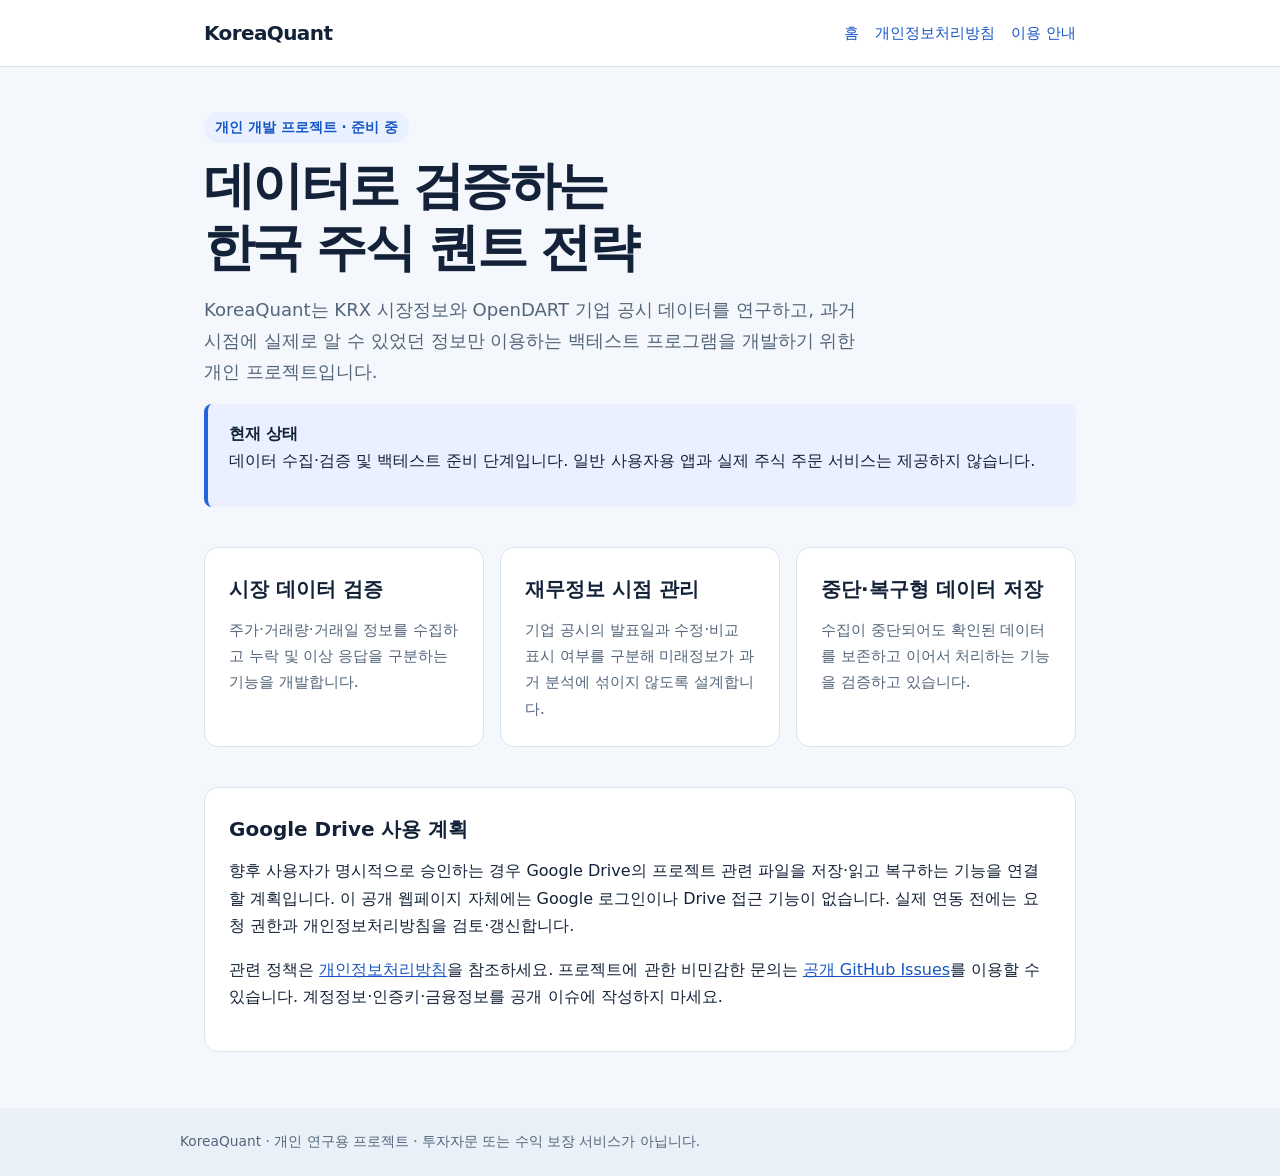
<file: index.html>
<!doctype html>
<html lang="ko"><head><meta charset="utf-8"><meta name="viewport" content="width=device-width,initial-scale=1">
<title>KoreaQuant — 개인용 한국 주식 퀀트 연구</title>
<meta name="description" content="KoreaQuant는 KRX·OpenDART 데이터를 기반으로 투자전략을 연구하고 백테스트하는 개인 개발 프로젝트입니다.">
<link rel="stylesheet" href="./style.css"></head>
<body><header><nav><strong>KoreaQuant</strong><div><a href="./index.html" aria-current="page">홈</a><a href="./privacy.html">개인정보처리방침</a><a href="./terms.html">이용 안내</a></div></nav></header>
<main>
<span class="pill">개인 개발 프로젝트 · 준비 중</span>
<h1>데이터로 검증하는<br>한국 주식 퀀트 전략</h1>
<p class="lede">KoreaQuant는 KRX 시장정보와 OpenDART 기업 공시 데이터를 연구하고, 과거 시점에 실제로 알 수 있었던 정보만 이용하는 백테스트 프로그램을 개발하기 위한 개인 프로젝트입니다.</p>
<div class="banner"><strong>현재 상태</strong><p>데이터 수집·검증 및 백테스트 준비 단계입니다. 일반 사용자용 앱과 실제 주식 주문 서비스는 제공하지 않습니다.</p></div>
<div class="grid">
<section class="card"><h2>시장 데이터 검증</h2><p>주가·거래량·거래일 정보를 수집하고 누락 및 이상 응답을 구분하는 기능을 개발합니다.</p></section>
<section class="card"><h2>재무정보 시점 관리</h2><p>기업 공시의 발표일과 수정·비교 표시 여부를 구분해 미래정보가 과거 분석에 섞이지 않도록 설계합니다.</p></section>
<section class="card"><h2>중단·복구형 데이터 저장</h2><p>수집이 중단되어도 확인된 데이터를 보존하고 이어서 처리하는 기능을 검증하고 있습니다.</p></section>
</div>
<section class="article"><h2>Google Drive 사용 계획</h2>
<p>향후 사용자가 명시적으로 승인하는 경우 Google Drive의 프로젝트 관련 파일을 저장·읽고 복구하는 기능을 연결할 계획입니다. 이 공개 웹페이지 자체에는 Google 로그인이나 Drive 접근 기능이 없습니다. 실제 연동 전에는 요청 권한과 개인정보처리방침을 검토·갱신합니다.</p>
<p>관련 정책은 <a href="./privacy.html">개인정보처리방침</a>을 참조하세요. 프로젝트에 관한 비민감한 문의는 <a href="https://github.com/jongsu86kim-sudo/koreaquant-site/issues" rel="noopener noreferrer">공개 GitHub Issues</a>를 이용할 수 있습니다. 계정정보·인증키·금융정보를 공개 이슈에 작성하지 마세요.</p>
</section>
</main><footer><div>KoreaQuant · 개인 연구용 프로젝트 · 투자자문 또는 수익 보장 서비스가 아닙니다.</div></footer>
</body></html>
</file>
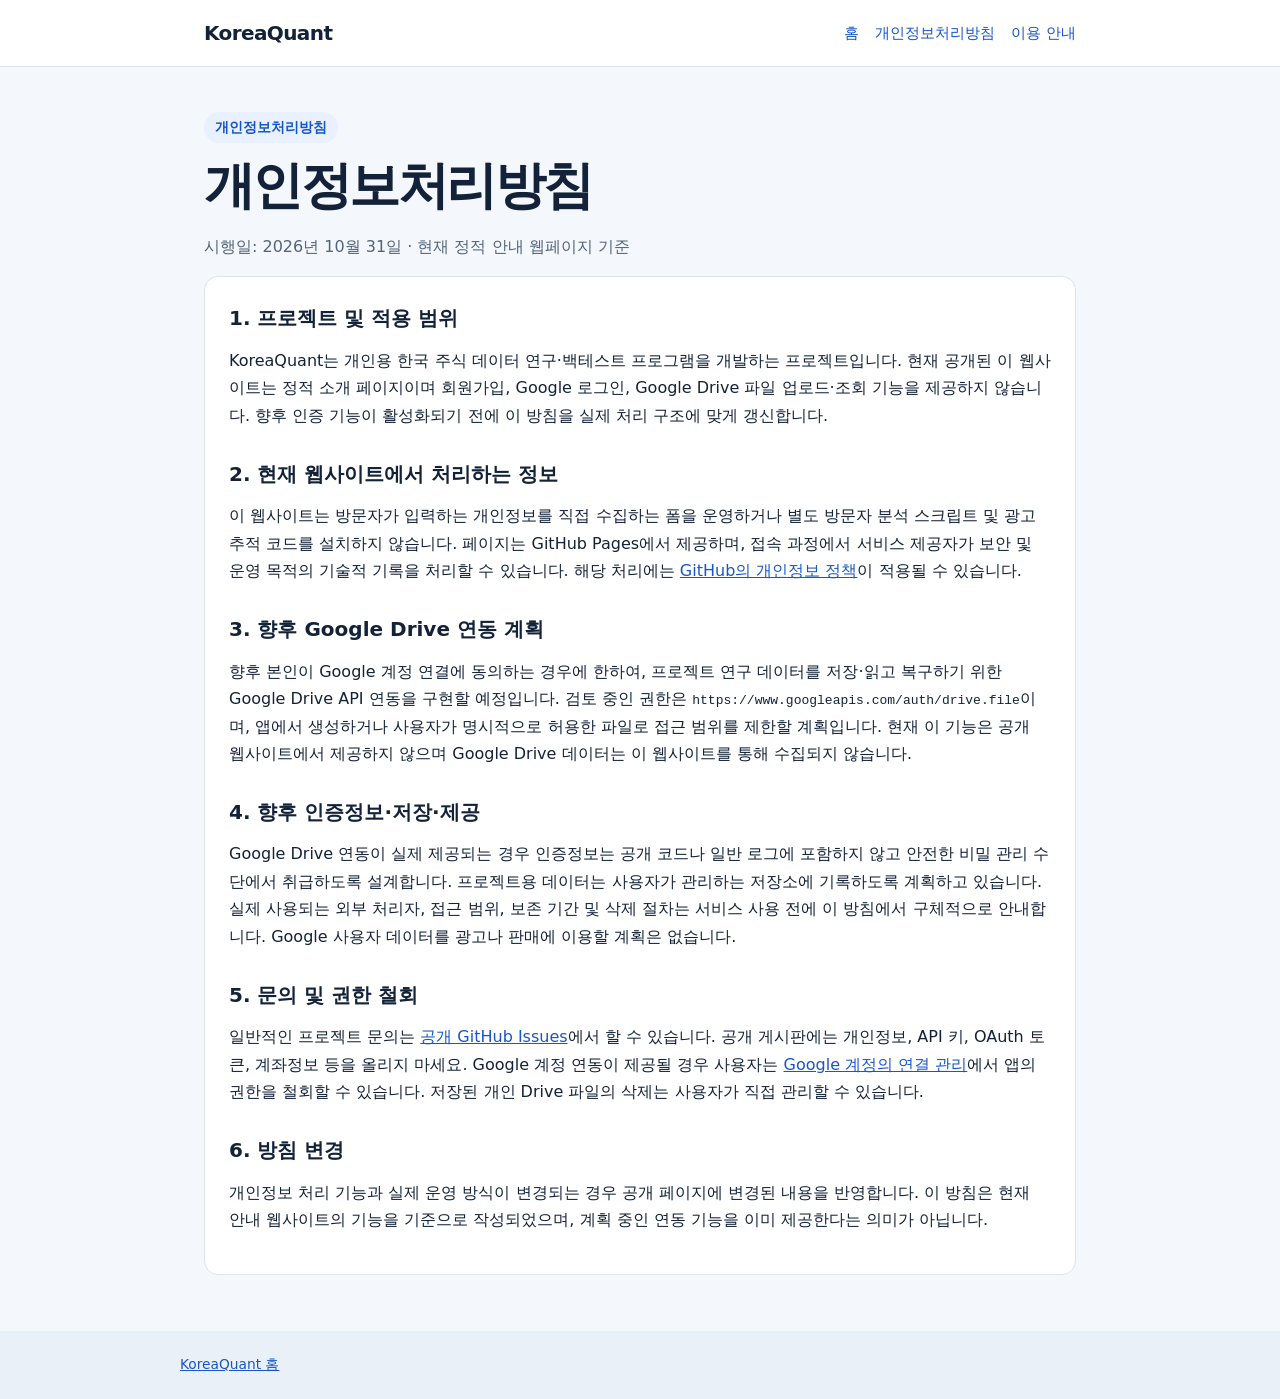
<file: privacy.html>
<!doctype html>
<html lang="ko"><head><meta charset="utf-8"><meta name="viewport" content="width=device-width,initial-scale=1">
<title>개인정보처리방침 | KoreaQuant</title><meta name="description" content="KoreaQuant 개인 연구 프로젝트의 개인정보 및 Google Drive 데이터 처리 안내"><link rel="stylesheet" href="./style.css"></head>
<body><header><nav><strong>KoreaQuant</strong><div><a href="./index.html">홈</a><a href="./privacy.html" aria-current="page">개인정보처리방침</a><a href="./terms.html">이용 안내</a></div></nav></header>
<main><span class="pill">개인정보처리방침</span><h1>개인정보처리방침</h1><p class="muted">시행일: 2026년 10월 31일 · 현재 정적 안내 웹페이지 기준</p>
<section class="article">
<h2>1. 프로젝트 및 적용 범위</h2>
<p>KoreaQuant는 개인용 한국 주식 데이터 연구·백테스트 프로그램을 개발하는 프로젝트입니다. 현재 공개된 이 웹사이트는 정적 소개 페이지이며 회원가입, Google 로그인, Google Drive 파일 업로드·조회 기능을 제공하지 않습니다. 향후 인증 기능이 활성화되기 전에 이 방침을 실제 처리 구조에 맞게 갱신합니다.</p>
<h2>2. 현재 웹사이트에서 처리하는 정보</h2>
<p>이 웹사이트는 방문자가 입력하는 개인정보를 직접 수집하는 폼을 운영하거나 별도 방문자 분석 스크립트 및 광고 추적 코드를 설치하지 않습니다. 페이지는 GitHub Pages에서 제공하며, 접속 과정에서 서비스 제공자가 보안 및 운영 목적의 기술적 기록을 처리할 수 있습니다. 해당 처리에는 <a href="https://docs.github.com/en/site-policy/privacy-policies/github-general-privacy-statement" rel="noopener noreferrer">GitHub의 개인정보 정책</a>이 적용될 수 있습니다.</p>
<h2>3. 향후 Google Drive 연동 계획</h2>
<p>향후 본인이 Google 계정 연결에 동의하는 경우에 한하여, 프로젝트 연구 데이터를 저장·읽고 복구하기 위한 Google Drive API 연동을 구현할 예정입니다. 검토 중인 권한은 <code>https://www.googleapis.com/auth/drive.file</code>이며, 앱에서 생성하거나 사용자가 명시적으로 허용한 파일로 접근 범위를 제한할 계획입니다. 현재 이 기능은 공개 웹사이트에서 제공하지 않으며 Google Drive 데이터는 이 웹사이트를 통해 수집되지 않습니다.</p>
<h2>4. 향후 인증정보·저장·제공</h2>
<p>Google Drive 연동이 실제 제공되는 경우 인증정보는 공개 코드나 일반 로그에 포함하지 않고 안전한 비밀 관리 수단에서 취급하도록 설계합니다. 프로젝트용 데이터는 사용자가 관리하는 저장소에 기록하도록 계획하고 있습니다. 실제 사용되는 외부 처리자, 접근 범위, 보존 기간 및 삭제 절차는 서비스 사용 전에 이 방침에서 구체적으로 안내합니다. Google 사용자 데이터를 광고나 판매에 이용할 계획은 없습니다.</p>
<h2>5. 문의 및 권한 철회</h2>
<p>일반적인 프로젝트 문의는 <a href="https://github.com/jongsu86kim-sudo/koreaquant-site/issues" rel="noopener noreferrer">공개 GitHub Issues</a>에서 할 수 있습니다. 공개 게시판에는 개인정보, API 키, OAuth 토큰, 계좌정보 등을 올리지 마세요. Google 계정 연동이 제공될 경우 사용자는 <a href="https://myaccount.google.com/connections" rel="noopener noreferrer">Google 계정의 연결 관리</a>에서 앱의 권한을 철회할 수 있습니다. 저장된 개인 Drive 파일의 삭제는 사용자가 직접 관리할 수 있습니다.</p>
<h2>6. 방침 변경</h2>
<p>개인정보 처리 기능과 실제 운영 방식이 변경되는 경우 공개 페이지에 변경된 내용을 반영합니다. 이 방침은 현재 안내 웹사이트의 기능을 기준으로 작성되었으며, 계획 중인 연동 기능을 이미 제공한다는 의미가 아닙니다.</p>
</section></main><footer><div><a href="./index.html">KoreaQuant 홈</a></div></footer></body></html>
</file>
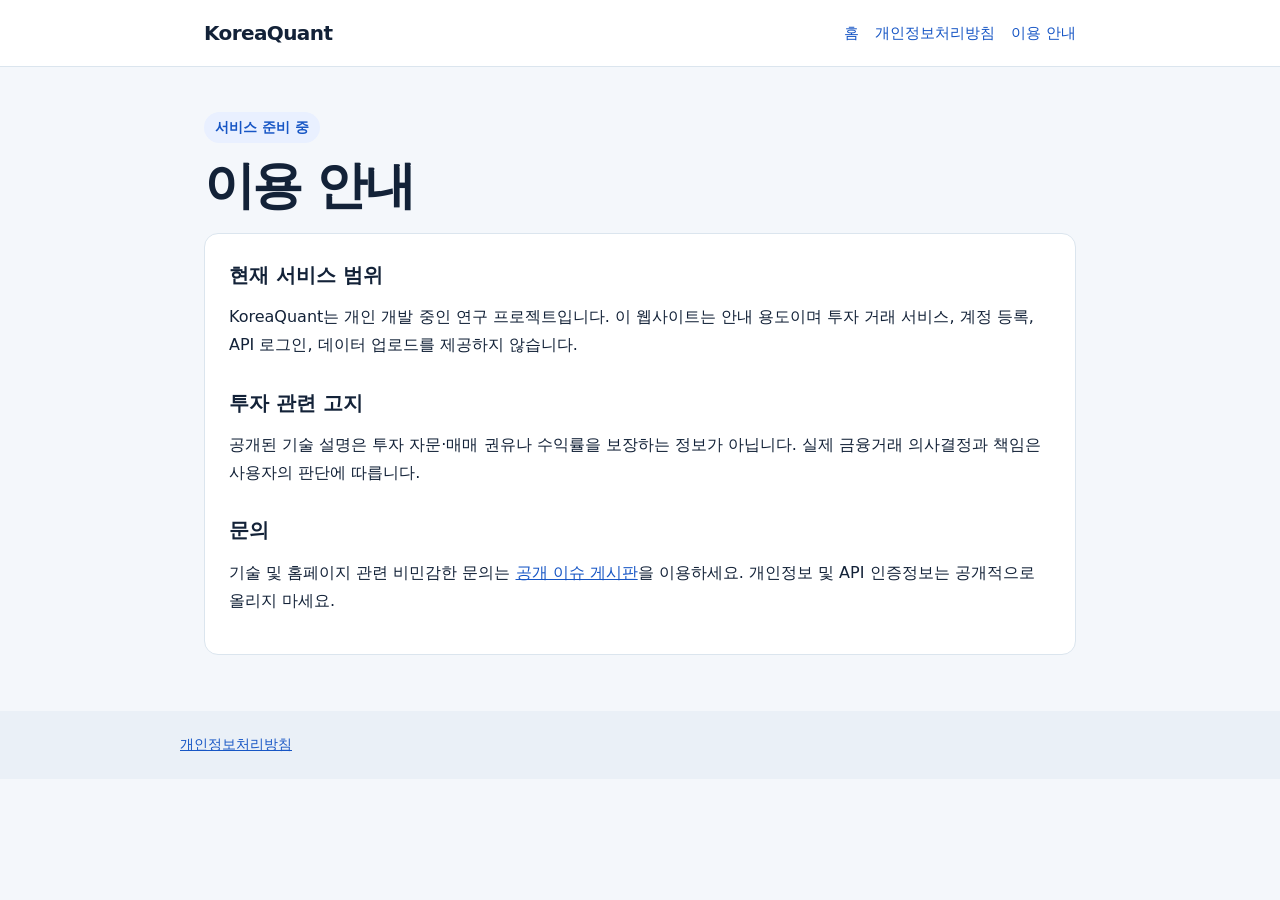
<file: terms.html>
<!doctype html>
<html lang="ko"><head><meta charset="utf-8"><meta name="viewport" content="width=device-width,initial-scale=1"><title>이용 안내 | KoreaQuant</title><link rel="stylesheet" href="./style.css"></head>
<body><header><nav><strong>KoreaQuant</strong><div><a href="./index.html">홈</a><a href="./privacy.html">개인정보처리방침</a><a href="./terms.html" aria-current="page">이용 안내</a></div></nav></header>
<main><span class="pill">서비스 준비 중</span><h1>이용 안내</h1><section class="article">
<h2>현재 서비스 범위</h2><p>KoreaQuant는 개인 개발 중인 연구 프로젝트입니다. 이 웹사이트는 안내 용도이며 투자 거래 서비스, 계정 등록, API 로그인, 데이터 업로드를 제공하지 않습니다.</p>
<h2>투자 관련 고지</h2><p>공개된 기술 설명은 투자 자문·매매 권유나 수익률을 보장하는 정보가 아닙니다. 실제 금융거래 의사결정과 책임은 사용자의 판단에 따릅니다.</p>
<h2>문의</h2><p>기술 및 홈페이지 관련 비민감한 문의는 <a href="https://github.com/jongsu86kim-sudo/koreaquant-site/issues">공개 이슈 게시판</a>을 이용하세요. 개인정보 및 API 인증정보는 공개적으로 올리지 마세요.</p></section></main>
<footer><div><a href="./privacy.html">개인정보처리방침</a></div></footer></body></html>
</file>
<file: style.css>
:root{color-scheme:light;--bg:#f4f7fb;--ink:#132238;--muted:#53657b;--accent:#2463df;--line:#dbe5ee;--white:#fff}*{box-sizing:border-box}body{margin:0;background:var(--bg);color:var(--ink);font-family:system-ui,-apple-system,"Noto Sans KR","Malgun Gothic",sans-serif;line-height:1.72}a{color:#1756c5}a:focus-visible{outline:3px solid #ffb72b;outline-offset:3px}header{background:#fff;border-bottom:1px solid var(--line)}nav{max-width:920px;margin:auto;padding:1rem 1.5rem;display:flex;align-items:center;justify-content:space-between;gap:1rem;flex-wrap:wrap}nav strong{letter-spacing:-.03em;font-size:1.25rem}nav a{font-size:.93rem;margin-left:1rem;text-decoration:none}nav a:hover{text-decoration:underline}main{max-width:920px;margin:0 auto;padding:2.8rem 1.5rem 3.5rem}h1{font-size:clamp(2rem,5vw,3.2rem);line-height:1.2;letter-spacing:-.05em;margin:.8rem 0 1rem}h2{font-size:1.25rem;margin:0 0 .7rem}p{margin:0 0 1rem}.lede{font-size:1.13rem;max-width:670px;color:var(--muted)}.pill{display:inline-block;color:#1756c5;background:#e9f0ff;padding:.22rem .7rem;border-radius:100px;font-size:.85rem;font-weight:650}.grid{display:grid;grid-template-columns:repeat(auto-fit,minmax(230px,1fr));gap:1rem;margin:2.5rem 0}.card,.article{border-radius:14px;background:var(--white);border:1px solid var(--line);padding:1.5rem}.card p{color:var(--muted);font-size:.95rem;margin-bottom:0}.article h2{margin-top:1.7rem}.article h2:first-child{margin-top:0}.article ul{padding-left:1.3rem}footer{background:#eaf0f7;color:var(--muted);font-size:.86rem;padding:1.4rem}footer>div{max-width:920px;margin:auto}.muted{color:var(--muted)}.banner{background:#eaf0ff;border-left:4px solid var(--accent);padding:1rem 1.3rem;border-radius:8px;margin:1rem 0 2rem}@media(max-width:540px){nav{padding:.8rem 1rem}nav a{margin-left:.55rem}main{padding:2rem 1rem}}
</file>
